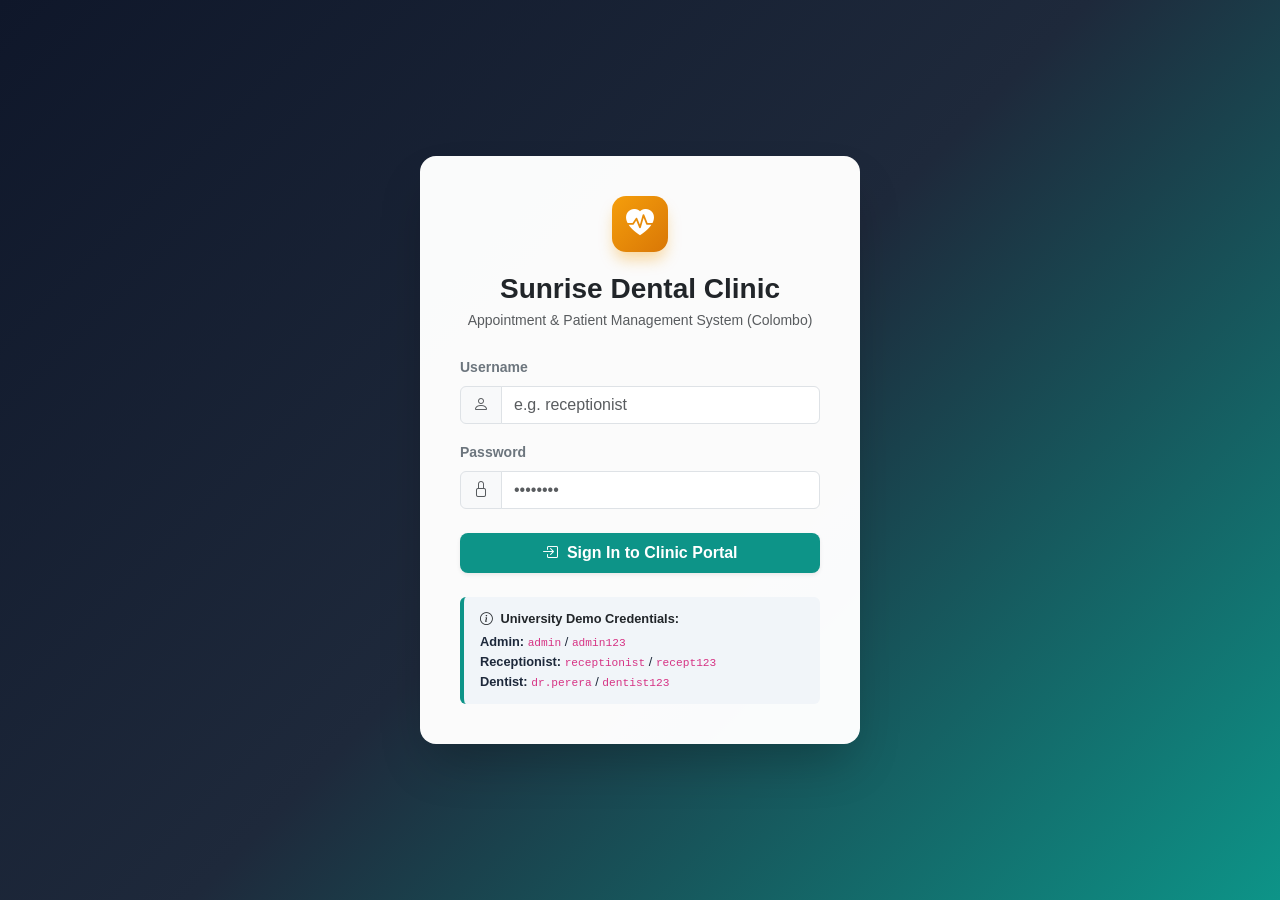
<file: src/main/resources/static/index.html>
<!DOCTYPE html>
<html lang="en">
<head>
    <meta charset="UTF-8">
    <meta name="viewport" content="width=device-width, initial-scale=1.0">
    <title>Login - Sunrise Dental Clinic Management System</title>
    <!-- Bootstrap 5 CSS -->
    <link href="https://cdn.jsdelivr.net/npm/bootstrap@5.3.3/dist/css/bootstrap.min.css" rel="stylesheet">
    <!-- Bootstrap Icons -->
    <link rel="stylesheet" href="https://cdn.jsdelivr.net/npm/bootstrap-icons@1.11.3/font/bootstrap-icons.min.css">
    <!-- Custom Styles -->
    <link rel="stylesheet" href="css/styles.css">
    <style>
        .login-page {
            min-height: 100vh;
            display: flex;
            align-items: center;
            justify-content: center;
            background: linear-gradient(135deg, #0f172a 0%, #1e293b 50%, #0d9488 100%);
            padding: 1.5rem;
        }
        .login-card {
            width: 100%;
            max-width: 440px;
            background: rgba(255, 255, 255, 0.98);
            border-radius: 16px;
            padding: 2.5rem;
            box-shadow: 0 25px 50px -12px rgba(0, 0, 0, 0.25);
        }
        .login-logo {
            width: 56px;
            height: 56px;
            background: linear-gradient(135deg, #f59e0b 0%, #d97706 100%);
            border-radius: 14px;
            display: flex;
            align-items: center;
            justify-content: center;
            font-size: 1.75rem;
            color: #fff;
            margin: 0 auto 1.25rem;
            box-shadow: 0 10px 15px -3px rgba(245, 158, 11, 0.4);
        }
        .demo-credentials-box {
            background-color: #f1f5f9;
            border-left: 4px solid #0d9488;
            padding: 0.75rem 1rem;
            border-radius: 6px;
            font-size: 0.8rem;
            margin-top: 1.5rem;
        }
    </style>
</head>
<body class="login-page">

    <div class="login-card">
        <div class="text-center mb-4">
            <div class="login-logo">
                <i class="bi bi-heart-pulse-fill"></i>
            </div>
            <h3 class="fw-bold text-dark mb-1">Sunrise Dental Clinic</h3>
            <p class="text-muted small">Appointment & Patient Management System (Colombo)</p>
        </div>

        <div id="loginAlert" class="alert alert-danger d-none py-2" role="alert"></div>

        <form id="loginForm" novalidate>
            <div class="mb-3">
                <label for="username" class="form-label fw-semibold small text-secondary">Username</label>
                <div class="input-group">
                    <span class="input-group-text bg-light"><i class="bi bi-person text-muted"></i></span>
                    <input type="text" class="form-control" id="username" placeholder="e.g. receptionist" required>
                </div>
                <div class="invalid-feedback" id="usernameFeedback">Please enter your username.</div>
            </div>

            <div class="mb-4">
                <label for="password" class="form-label fw-semibold small text-secondary">Password</label>
                <div class="input-group">
                    <span class="input-group-text bg-light"><i class="bi bi-lock text-muted"></i></span>
                    <input type="password" class="form-control" id="password" placeholder="••••••••" required>
                </div>
                <div class="invalid-feedback" id="passwordFeedback">Please enter your password.</div>
            </div>

            <button type="submit" class="btn btn-teal w-100 py-2 fs-6 fw-semibold shadow-sm" id="loginBtn">
                <i class="bi bi-box-arrow-in-right me-1"></i> Sign In to Clinic Portal
            </button>
        </form>

        <div class="demo-credentials-box">
            <div class="fw-bold text-dark mb-1"><i class="bi bi-info-circle me-1 text-teal"></i> University Demo Credentials:</div>
            <div><strong>Admin:</strong> <code>admin</code> / <code>admin123</code></div>
            <div><strong>Receptionist:</strong> <code>receptionist</code> / <code>recept123</code></div>
            <div><strong>Dentist:</strong> <code>dr.perera</code> / <code>dentist123</code></div>
        </div>
    </div>

    <!-- Bootstrap 5 JS Bundle -->
    <script src="https://cdn.jsdelivr.net/npm/bootstrap@5.3.3/dist/js/bootstrap.bundle.min.js"></script>
    <script src="js/api.js"></script>
    <script>
        document.getElementById('loginForm').addEventListener('submit', async function(e) {
            e.preventDefault();
            const usernameInput = document.getElementById('username');
            const passwordInput = document.getElementById('password');
            const alertBox = document.getElementById('loginAlert');
            const loginBtn = document.getElementById('loginBtn');

            alertBox.classList.add('d-none');
            usernameInput.classList.remove('is-invalid');
            passwordInput.classList.remove('is-invalid');

            let isValid = true;
            if (!usernameInput.value.trim()) {
                usernameInput.classList.add('is-invalid');
                isValid = false;
            }
            if (!passwordInput.value.trim()) {
                passwordInput.classList.add('is-invalid');
                isValid = false;
            }

            if (!isValid) return;

            loginBtn.disabled = true;
            loginBtn.innerHTML = '<span class="spinner-border spinner-border-sm me-2"></span>Authenticating...';

            try {
                const response = await apiRequest('/auth/login', {
                    method: 'POST',
                    body: JSON.stringify({
                        username: usernameInput.value.trim(),
                        password: passwordInput.value.trim()
                    })
                });

                setSession(response);
                window.location.href = 'dashboard.html';
            } catch (err) {
                alertBox.textContent = err.message || 'Invalid username or password.';
                alertBox.classList.remove('d-none');
            } finally {
                loginBtn.disabled = false;
                loginBtn.innerHTML = '<i class="bi bi-box-arrow-in-right me-1"></i> Sign In to Clinic Portal';
            }
        });
    </script>
</body>
</html>
</file>
<file: src/main/resources/static/css/styles.css>
/* =============================================================================
   Sunrise Dental Clinic - Premium Modern Clinical Design System
   Color Palette: Vibrant Medical Teal (#0d9488), Deep Slate (#0f172a), 
   Sunrise Warm Accent (#f59e0b), Soft Off-White Background (#f8fafc)
   ============================================================================= */

:root {
    --primary-teal: #0d9488;
    --primary-dark: #0f766e;
    --primary-light: #ccfbf1;
    --accent-sunrise: #f59e0b;
    --accent-sunrise-light: #fef3c7;
    --slate-900: #0f172a;
    --slate-800: #1e293b;
    --slate-700: #334155;
    --slate-600: #475569;
    --slate-200: #e2e8f0;
    --slate-100: #f1f5f9;
    --bg-main: #f8fafc;
    --success: #10b981;
    --danger: #ef4444;
    --warning: #f59e0b;
    --sidebar-width: 260px;
    --card-shadow: 0 4px 6px -1px rgba(0, 0, 0, 0.05), 0 2px 4px -2px rgba(0, 0, 0, 0.05);
    --hover-shadow: 0 10px 15px -3px rgba(0, 0, 0, 0.08), 0 4px 6px -4px rgba(0, 0, 0, 0.05);
}

* {
    box-sizing: border-box;
    margin: 0;
    padding: 0;
}

body {
    font-family: 'Inter', -apple-system, BlinkMacSystemFont, "Segoe UI", Roboto, Helvetica, Arial, sans-serif;
    background-color: var(--bg-main);
    color: var(--slate-800);
    min-height: 100vh;
}

/* Layout */
.app-wrapper {
    display: flex;
    min-height: 100vh;
}

/* Sidebar Navigation */
.sidebar {
    width: var(--sidebar-width);
    background: linear-gradient(180deg, var(--slate-900) 0%, var(--slate-800) 100%);
    color: #fff;
    flex-shrink: 0;
    display: flex;
    flex-direction: column;
    position: fixed;
    height: 100vh;
    z-index: 1000;
    box-shadow: 4px 0 15px rgba(0, 0, 0, 0.1);
}

.sidebar-brand {
    padding: 1.5rem 1.25rem;
    border-bottom: 1px solid rgba(255, 255, 255, 0.1);
    display: flex;
    align-items: center;
    gap: 0.75rem;
}

.sidebar-brand-icon {
    width: 40px;
    height: 40px;
    background: linear-gradient(135deg, var(--accent-sunrise) 0%, #d97706 100%);
    border-radius: 10px;
    display: flex;
    align-items: center;
    justify-content: center;
    font-size: 1.25rem;
    color: #fff;
    box-shadow: 0 4px 10px rgba(245, 158, 11, 0.4);
}

.sidebar-brand-text h5 {
    margin: 0;
    font-size: 1.05rem;
    font-weight: 700;
    letter-spacing: -0.02em;
    color: #fff;
}

.sidebar-brand-text small {
    font-size: 0.75rem;
    color: var(--primary-light);
    letter-spacing: 0.05em;
    text-transform: uppercase;
}

.sidebar-nav {
    padding: 1rem 0;
    flex-grow: 1;
    overflow-y: auto;
}

.nav-section-title {
    padding: 0.75rem 1.25rem 0.25rem;
    font-size: 0.7rem;
    font-weight: 600;
    text-transform: uppercase;
    letter-spacing: 0.08em;
    color: #94a3b8;
}

.sidebar-link {
    display: flex;
    align-items: center;
    padding: 0.75rem 1.25rem;
    color: #cbd5e1;
    text-decoration: none;
    font-size: 0.92rem;
    font-weight: 500;
    transition: all 0.2s ease-in-out;
    border-left: 3px solid transparent;
}

.sidebar-link i {
    width: 24px;
    font-size: 1.1rem;
    margin-right: 0.75rem;
    color: #94a3b8;
    transition: color 0.2s;
}

.sidebar-link:hover {
    color: #fff;
    background-color: rgba(255, 255, 255, 0.06);
    border-left-color: var(--accent-sunrise);
}

.sidebar-link:hover i {
    color: var(--accent-sunrise);
}

.sidebar-link.active {
    color: #fff;
    background: linear-gradient(90deg, rgba(13, 148, 136, 0.3) 0%, rgba(13, 148, 136, 0.05) 100%);
    border-left-color: var(--primary-teal);
    font-weight: 600;
}

.sidebar-link.active i {
    color: var(--primary-teal);
}

.sidebar-user {
    padding: 1.25rem;
    border-top: 1px solid rgba(255, 255, 255, 0.1);
    background-color: rgba(0, 0, 0, 0.2);
}

.user-badge {
    display: flex;
    align-items: center;
    gap: 0.75rem;
}

.user-avatar {
    width: 38px;
    height: 38px;
    border-radius: 50%;
    background-color: var(--primary-teal);
    color: #fff;
    display: flex;
    align-items: center;
    justify-content: center;
    font-weight: 700;
}

.user-info {
    flex-grow: 1;
    overflow: hidden;
}

.user-name {
    font-size: 0.88rem;
    font-weight: 600;
    white-space: nowrap;
    overflow: hidden;
    text-overflow: ellipsis;
}

.user-role {
    font-size: 0.72rem;
    color: #94a3b8;
    text-transform: uppercase;
}

/* Main Content Area */
.main-content {
    margin-left: var(--sidebar-width);
    flex-grow: 1;
    padding: 1.75rem 2rem;
    max-width: calc(100vw - var(--sidebar-width));
}

/* Header */
.top-bar {
    display: flex;
    justify-content: space-between;
    align-items: center;
    margin-bottom: 2rem;
}

.page-title h1 {
    font-size: 1.6rem;
    font-weight: 700;
    color: var(--slate-900);
    margin: 0;
    letter-spacing: -0.02em;
}

.page-title p {
    font-size: 0.9rem;
    color: var(--slate-600);
    margin: 0.2rem 0 0 0;
}

/* Cards */
.card-custom {
    background: #ffffff;
    border: 1px solid var(--slate-200);
    border-radius: 12px;
    box-shadow: var(--card-shadow);
    transition: transform 0.2s, box-shadow 0.2s;
    margin-bottom: 1.5rem;
}

.card-custom:hover {
    box-shadow: var(--hover-shadow);
}

.card-custom .card-header {
    background-color: transparent;
    border-bottom: 1px solid var(--slate-200);
    padding: 1.2rem 1.5rem;
    display: flex;
    justify-content: space-between;
    align-items: center;
}

.card-custom .card-header h5 {
    margin: 0;
    font-size: 1.05rem;
    font-weight: 600;
    color: var(--slate-900);
}

.card-custom .card-body {
    padding: 1.5rem;
}

/* Metric KPI Cards */
.metric-card {
    border-radius: 12px;
    padding: 1.4rem 1.5rem;
    background: #fff;
    border: 1px solid var(--slate-200);
    box-shadow: var(--card-shadow);
    display: flex;
    align-items: center;
    gap: 1.25rem;
    transition: transform 0.2s;
}

.metric-card:hover {
    transform: translateY(-3px);
}

.metric-icon {
    width: 52px;
    height: 52px;
    border-radius: 12px;
    display: flex;
    align-items: center;
    justify-content: center;
    font-size: 1.4rem;
}

.icon-teal { background-color: var(--primary-light); color: var(--primary-teal); }
.icon-amber { background-color: var(--accent-sunrise-light); color: var(--accent-sunrise); }
.icon-blue { background-color: #dbeafe; color: #2563eb; }
.icon-red { background-color: #fee2e2; color: #dc2626; }
.icon-purple { background-color: #f3e8ff; color: #9333ea; }
.icon-green { background-color: #dcfce7; color: #16a34a; }

.metric-details {
    flex-grow: 1;
}

.metric-value {
    font-size: 1.6rem;
    font-weight: 700;
    color: var(--slate-900);
    line-height: 1.2;
}

.metric-label {
    font-size: 0.82rem;
    color: var(--slate-600);
    font-weight: 500;
    margin-top: 0.2rem;
}

/* Buttons */
.btn-teal {
    background-color: var(--primary-teal);
    color: #fff;
    border: none;
    font-weight: 500;
    padding: 0.55rem 1.2rem;
    border-radius: 8px;
    transition: background-color 0.2s, transform 0.1s;
}

.btn-teal:hover {
    background-color: var(--primary-dark);
    color: #fff;
}

.btn-teal:active {
    transform: scale(0.98);
}

.btn-sunrise {
    background-color: var(--accent-sunrise);
    color: #fff;
    border: none;
    font-weight: 500;
    padding: 0.55rem 1.2rem;
    border-radius: 8px;
    transition: background-color 0.2s;
}

.btn-sunrise:hover {
    background-color: #d97706;
    color: #fff;
}

/* Table Styles */
.table-custom {
    width: 100%;
    margin-bottom: 0;
}

.table-custom th {
    background-color: var(--slate-100);
    color: var(--slate-700);
    font-size: 0.78rem;
    font-weight: 600;
    text-transform: uppercase;
    letter-spacing: 0.05em;
    padding: 0.85rem 1rem;
    border-top: none;
    border-bottom: 1px solid var(--slate-200);
}

.table-custom td {
    padding: 1rem;
    vertical-align: middle;
    font-size: 0.9rem;
    border-bottom: 1px solid var(--slate-200);
    color: var(--slate-800);
}

.table-custom tbody tr:hover {
    background-color: #f8fafc;
}

/* Status Badges */
.badge-status {
    padding: 0.35rem 0.65rem;
    border-radius: 6px;
    font-size: 0.75rem;
    font-weight: 600;
    letter-spacing: 0.03em;
    display: inline-block;
}

.badge-booked { background-color: #e0f2fe; color: #0284c7; }
.badge-confirmed { background-color: #dcfce7; color: #16a34a; }
.badge-completed { background-color: #f1f5f9; color: #475569; }
.badge-cancelled { background-color: #fee2e2; color: #dc2626; }
.badge-pending { background-color: #fef3c7; color: #d97706; }
.badge-paid { background-color: #dcfce7; color: #16a34a; }
.badge-available { background-color: #dcfce7; color: #16a34a; }
.badge-onleave { background-color: #fed7aa; color: #c2410c; }
.badge-inactive { background-color: #f1f5f9; color: #64748b; }

/* Modal tweaks */
.modal-content {
    border-radius: 12px;
    border: none;
    box-shadow: 0 20px 25px -5px rgba(0, 0, 0, 0.1), 0 10px 10px -5px rgba(0, 0, 0, 0.04);
}

.modal-header {
    border-bottom: 1px solid var(--slate-200);
    padding: 1.25rem 1.5rem;
}

.modal-footer {
    border-top: 1px solid var(--slate-200);
    padding: 1rem 1.5rem;
}

/* Printable Receipt Styles */
.receipt-container {
    background: #fff;
    max-width: 600px;
    margin: 0 auto;
    padding: 2rem;
    border: 1px dashed #cbd5e1;
    border-radius: 8px;
    box-shadow: var(--card-shadow);
}

.receipt-header {
    text-align: center;
    border-bottom: 2px solid var(--slate-900);
    padding-bottom: 1rem;
    margin-bottom: 1.5rem;
}

.receipt-header h2 {
    font-size: 1.4rem;
    font-weight: 800;
    margin: 0;
    letter-spacing: 0.05em;
    color: var(--slate-900);
}

.receipt-header p {
    font-size: 0.9rem;
    color: var(--slate-600);
    margin: 0.2rem 0 0 0;
}

.receipt-body {
    margin-bottom: 1.5rem;
}

.receipt-row {
    display: flex;
    justify-content: space-between;
    padding: 0.4rem 0;
    font-size: 0.9rem;
}

.receipt-row.total {
    border-top: 2px solid var(--slate-900);
    border-bottom: 2px solid var(--slate-900);
    padding: 0.75rem 0;
    font-size: 1.1rem;
    font-weight: 700;
    margin-top: 0.5rem;
}

.receipt-footer {
    text-align: center;
    border-top: 1px solid var(--slate-200);
    padding-top: 1.2rem;
    font-size: 0.85rem;
    color: var(--slate-600);
    font-style: italic;
}

@media print {
    body * {
        visibility: hidden;
    }
    .receipt-container, .receipt-container *,
    .rx-container, .rx-container * {
        visibility: visible;
    }
    .receipt-container, .rx-container {
        position: absolute;
        left: 0;
        top: 0;
        width: 100%;
        max-width: 100%;
        border: none;
        box-shadow: none;
        padding: 0;
    }
    .no-print {
        display: none !important;
    }
}

/* =============================================================================
   FDI 32-Tooth Chart Interactive Grid
   ============================================================================= */
.tooth-chart-wrapper {
    background: #ffffff;
    border-radius: 12px;
    padding: 1.5rem;
    border: 1px solid var(--slate-200);
}

.chart-arch-header {
    font-size: 0.85rem;
    font-weight: 700;
    letter-spacing: 0.05em;
    text-transform: uppercase;
    color: var(--primary-teal);
    background: var(--primary-light);
    padding: 0.4rem 1rem;
    border-radius: 6px;
    display: inline-block;
    margin-bottom: 0.75rem;
}

.tooth-quadrant {
    display: grid;
    grid-template-columns: repeat(8, 1fr);
    gap: 6px;
}

.tooth-cell {
    background: #f8fafc;
    border: 1.5px solid var(--slate-200);
    border-radius: 8px;
    padding: 6px 4px;
    text-align: center;
    cursor: pointer;
    transition: all 0.2s ease-in-out;
    position: relative;
    user-select: none;
}

.tooth-cell:hover {
    transform: translateY(-2px);
    box-shadow: 0 4px 10px rgba(13, 148, 136, 0.2);
    border-color: var(--primary-teal);
}

.tooth-cell.selected {
    border-color: var(--primary-teal);
    background-color: var(--primary-light);
    box-shadow: 0 0 0 3px rgba(13, 148, 136, 0.25);
}

.tooth-number {
    font-size: 0.85rem;
    font-weight: 800;
    color: var(--slate-800);
    display: block;
}

.tooth-icon {
    font-size: 1.4rem;
    line-height: 1.2;
    display: block;
    margin: 2px 0;
}

.tooth-name {
    font-size: 0.65rem;
    color: var(--slate-600);
    white-space: nowrap;
    overflow: hidden;
    text-overflow: ellipsis;
    display: block;
}

.tooth-condition-tag {
    font-size: 0.62rem;
    font-weight: 700;
    padding: 1px 4px;
    border-radius: 4px;
    display: block;
    margin-top: 3px;
    text-transform: uppercase;
}

/* Tooth Condition Palette */
.tooth-HEALTHY { border-color: #10b981; background: #ecfdf5; color: #047857; }
.tooth-CARIES { border-color: #ef4444; background: #fef2f2; color: #b91c1c; }
.tooth-FILLED { border-color: #3b82f6; background: #eff6ff; color: #1d4ed8; }
.tooth-CROWN { border-color: #8b5cf6; background: #f5f3ff; color: #6d28d9; }
.tooth-MISSING { border-color: #94a3b8; background: #f1f5f9; color: #64748b; border-style: dashed; }
.tooth-ROOT_CANAL { border-color: #f59e0b; background: #fffbeb; color: #b45309; }
.tooth-IMPLANT { border-color: #0d9488; background: #f0fdfa; color: #0f766e; }
.tooth-TO_EXTRACT { border-color: #dc2626; background: #450a0a; color: #ffffff; }
.tooth-IMPACTED { border-color: #eab308; background: #fef9c3; color: #854d0e; }

/* Midline Divider between quadrants */
.quadrant-divider {
    border-right: 2px dashed var(--primary-teal);
    padding-right: 4px;
}

/* =============================================================================
   Queue & Daily Token System
   ============================================================================= */
.token-badge {
    font-family: 'Courier New', Courier, monospace;
    font-size: 1.15rem;
    font-weight: 800;
    padding: 0.25rem 0.65rem;
    border-radius: 6px;
    background: #0f172a;
    color: #38bdf8;
    border: 1px solid #0284c7;
    box-shadow: 0 2px 4px rgba(0,0,0,0.15);
    letter-spacing: 0.05em;
    display: inline-block;
}

.status-badge-WAITING { background-color: #fef3c7; color: #92400e; border: 1px solid #fde68a; }
.status-badge-CALLED { background-color: #e0f2fe; color: #0369a1; border: 1px solid #bae6fd; animation: pulseCall 2s infinite; }
.status-badge-IN_TREATMENT { background-color: #dcfce7; color: #15803d; border: 1px solid #bbf7d0; font-weight: 700; }
.status-badge-COMPLETED { background-color: #f1f5f9; color: #475569; border: 1px solid #e2e8f0; }
.status-badge-NO_SHOW { background-color: #fee2e2; color: #991b1b; border: 1px solid #fecaca; }

@keyframes pulseCall {
    0% { transform: scale(1); box-shadow: 0 0 0 0 rgba(2, 132, 199, 0.4); }
    70% { transform: scale(1.03); box-shadow: 0 0 0 6px rgba(2, 132, 199, 0); }
    100% { transform: scale(1); box-shadow: 0 0 0 0 rgba(2, 132, 199, 0); }
}

/* =============================================================================
   Clinical Timeline
   ============================================================================= */
.timeline {
    position: relative;
    padding-left: 2rem;
}

.timeline::before {
    content: '';
    position: absolute;
    top: 0;
    bottom: 0;
    left: 9px;
    width: 2px;
    background: var(--slate-200);
}

.timeline-item {
    position: relative;
    margin-bottom: 1.5rem;
}

.timeline-marker {
    position: absolute;
    left: -2rem;
    top: 4px;
    width: 20px;
    height: 20px;
    border-radius: 50%;
    background: var(--primary-teal);
    border: 3px solid #fff;
    box-shadow: 0 0 0 2px var(--primary-teal);
}

.timeline-content {
    background: #fff;
    border: 1px solid var(--slate-200);
    border-radius: 8px;
    padding: 1rem;
    box-shadow: 0 2px 4px rgba(0,0,0,0.02);
}

/* =============================================================================
   Printable Rx Prescription
   ============================================================================= */
.rx-container {
    background: #fff;
    border: 2px solid var(--slate-800);
    border-radius: 8px;
    padding: 2rem;
    max-width: 750px;
    margin: 0 auto;
    font-family: 'Inter', sans-serif;
}

.rx-header {
    border-bottom: 2px solid var(--slate-800);
    padding-bottom: 1rem;
    margin-bottom: 1.5rem;
    display: flex;
    justify-content: space-between;
    align-items: center;
}

.rx-symbol {
    font-family: 'Times New Roman', Times, serif;
    font-size: 2.5rem;
    font-weight: bold;
    color: var(--primary-teal);
    margin-bottom: 0.5rem;
}

.rx-med-table {
    width: 100%;
    border-collapse: collapse;
    margin: 1rem 0 2rem 0;
}

.rx-med-table th {
    background: #f8fafc;
    border-bottom: 2px solid var(--slate-300);
    padding: 8px;
    font-size: 0.85rem;
}

.rx-med-table td {
    border-bottom: 1px solid var(--slate-200);
    padding: 10px 8px;
    font-size: 0.9rem;
}

.rx-footer {
    margin-top: 3rem;
    display: flex;
    justify-content: space-between;
    align-items: flex-end;
}

.signature-line {
    border-top: 1px solid var(--slate-800);
    width: 200px;
    text-align: center;
    padding-top: 5px;
    font-size: 0.85rem;
    color: var(--slate-600);
}
</file>
